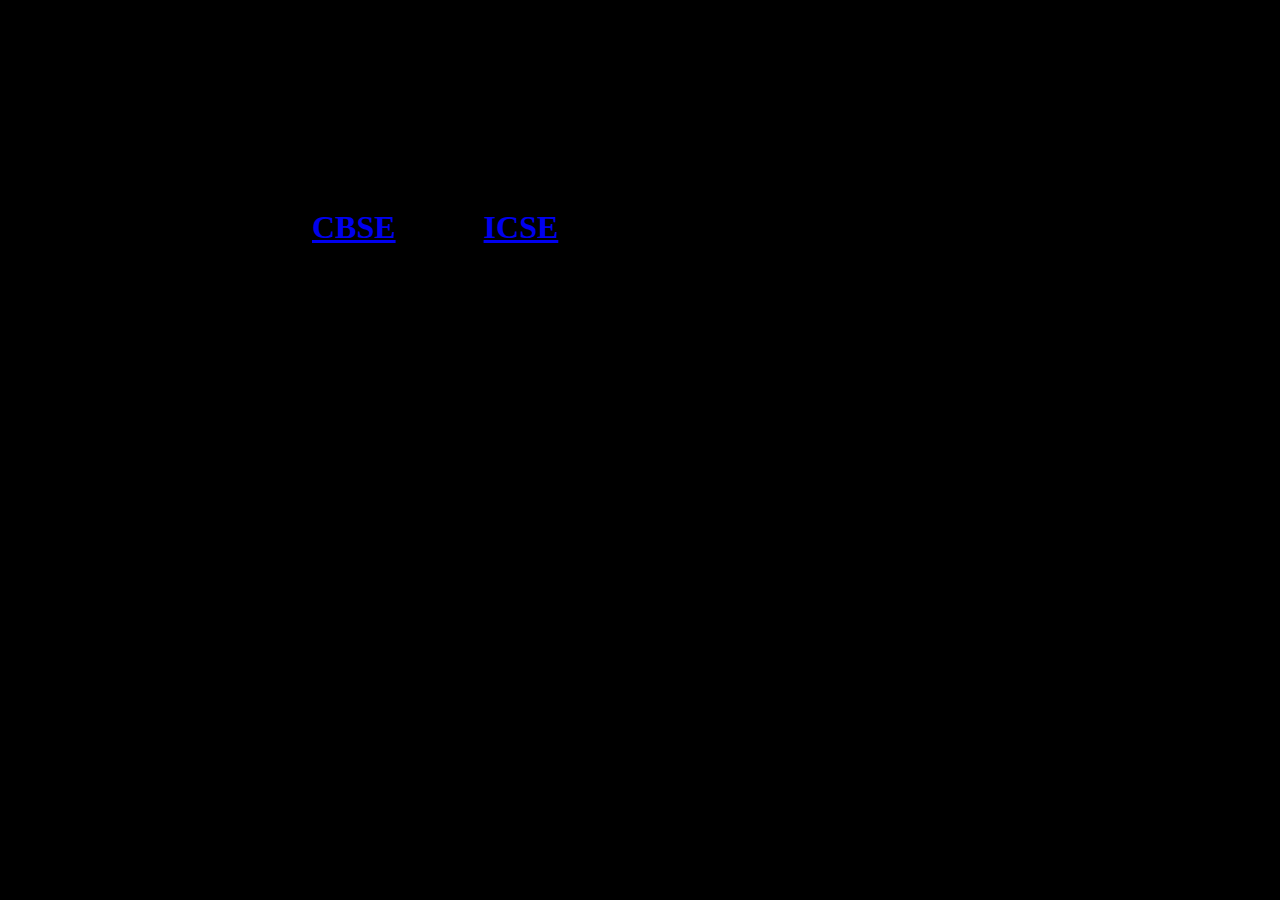
<file: 10_boards.html>
<!DOCTYPE html>
<html lang="en">
<head>
    <meta charset="UTF-8">
    <meta http-equiv="X-UA-Compatible" content="IE=edge">
    <meta name="viewport" content="width=device-width, initial-scale=1.0">
    <title>CHOOSE BOARDS</title>
    <link href="https://cdn.jsdelivr.net/npm/bootstrap@5.1.3/dist/css/bootstrap.min.css" rel="stylesheet" integrity="sha384-1BmE4kWBq78iYhFldvKuhfTAU6auU8tT94WrHftjDbrCEXSU1oBoqyl2QvZ6jIW3" crossorigin="anonymous">

</head>
<style>
    .bc{
    background-color : #000000;
}

</style>


<body class = "bc">

    <div class = "container">
        <div class = "jumbotron"><br><br><br><br><br><br><br><br><br><br>
            <centre>
                <p><h1>&nbsp;&nbsp;&nbsp;&nbsp;&nbsp;&nbsp;&nbsp;&nbsp;&nbsp;&nbsp&nbsp;&nbsp;&nbsp;&nbsp;&nbsp;&nbsp;&nbsp;&nbsp;&nbsp;&nbsp;&nbsp;&nbsp;&nbsp;&nbsp;&nbsp;&nbsp;&nbsp;&nbsp;&nbsp;&nbsp&nbsp;&nbsp;&nbsp;&nbsp;&nbsp;&nbsp;&nbsp;&nbsp<a class="und" href = "https://www.selfstudys.com/page/cbse-class-10th-study-materials">CBSE</a>&nbsp;&nbsp;&nbsp;&nbsp&nbsp;&nbsp&nbsp;&nbsp;&nbsp;&nbsp;&nbsp<a class="und" href = "https://www.selfstudys.com/page/icse-class-10-study-material">ICSE</a></h1></p>
            </centre>
            

        </div>
    </div>
    
    <script src="https://cdn.jsdelivr.net/npm/bootstrap@5.1.3/dist/js/bootstrap.bundle.min.js" integrity="sha384-ka7Sk0Gln4gmtz2MlQnikT1wXgYsOg+OMhuP+IlRH9sENBO0LRn5q+8nbTov4+1p" crossorigin="anonymous"></script>

</body>
</html>
</file>
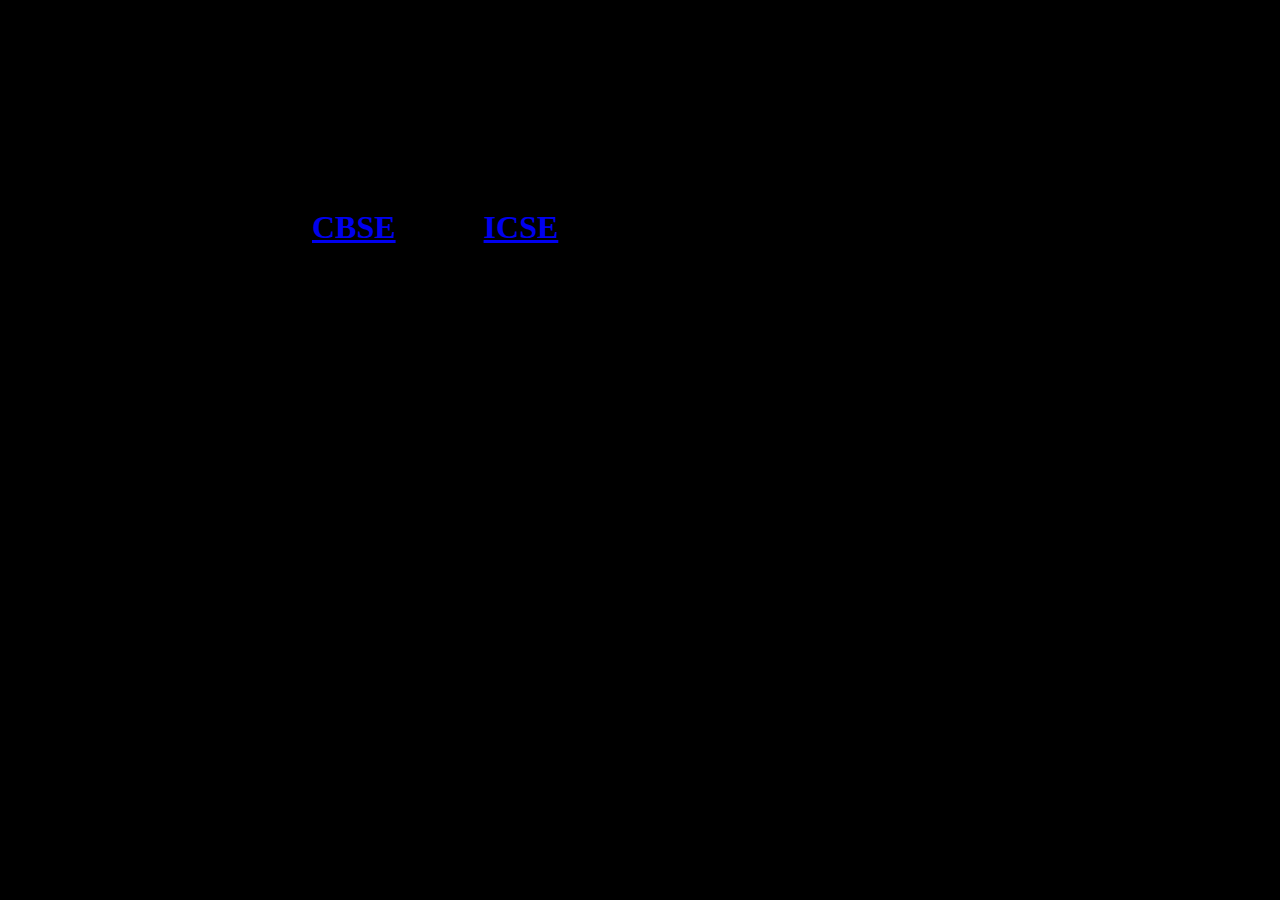
<file: 12_boards.html>
<!DOCTYPE html>
<html lang="en">
<head>
    <meta charset="UTF-8">
    <meta http-equiv="X-UA-Compatible" content="IE=edge">
    <meta name="viewport" content="width=device-width, initial-scale=1.0">
    <title>CHOOSE BOARDS</title>
    <link href="https://cdn.jsdelivr.net/npm/bootstrap@5.1.3/dist/css/bootstrap.min.css" rel="stylesheet" integrity="sha384-1BmE4kWBq78iYhFldvKuhfTAU6auU8tT94WrHftjDbrCEXSU1oBoqyl2QvZ6jIW3" crossorigin="anonymous">

</head>
<style>
    .bc{
    background-color : #000000;
}
</style>


<body class = "bc">

    <div class = "container">
        <div class = "jumbotron"><br><br><br><br><br><br><br><br><br><br>
            <centre>
                <p><h1>&nbsp;&nbsp;&nbsp;&nbsp;&nbsp;&nbsp;&nbsp;&nbsp;&nbsp;&nbsp&nbsp;&nbsp;&nbsp;&nbsp;&nbsp;&nbsp;&nbsp;&nbsp;&nbsp;&nbsp;&nbsp;&nbsp;&nbsp;&nbsp;&nbsp;&nbsp;&nbsp;&nbsp;&nbsp;&nbsp&nbsp;&nbsp;&nbsp;&nbsp;&nbsp;&nbsp;&nbsp;&nbsp<a href = "https://www.selfstudys.com/books/ncert-notes/english/class-12th">CBSE</a>&nbsp;&nbsp;&nbsp;&nbsp&nbsp;&nbsp&nbsp;&nbsp;&nbsp;&nbsp;&nbsp<a href = "https://www.selfstudys.com/page/isc-class-12-study-material">ICSE</a></h1></p>
            </centre>
            

        </div>
    </div>
    
    <script src="https://cdn.jsdelivr.net/npm/bootstrap@5.1.3/dist/js/bootstrap.bundle.min.js" integrity="sha384-ka7Sk0Gln4gmtz2MlQnikT1wXgYsOg+OMhuP+IlRH9sENBO0LRn5q+8nbTov4+1p" crossorigin="anonymous"></script>

    
</body>
</html>
</file>
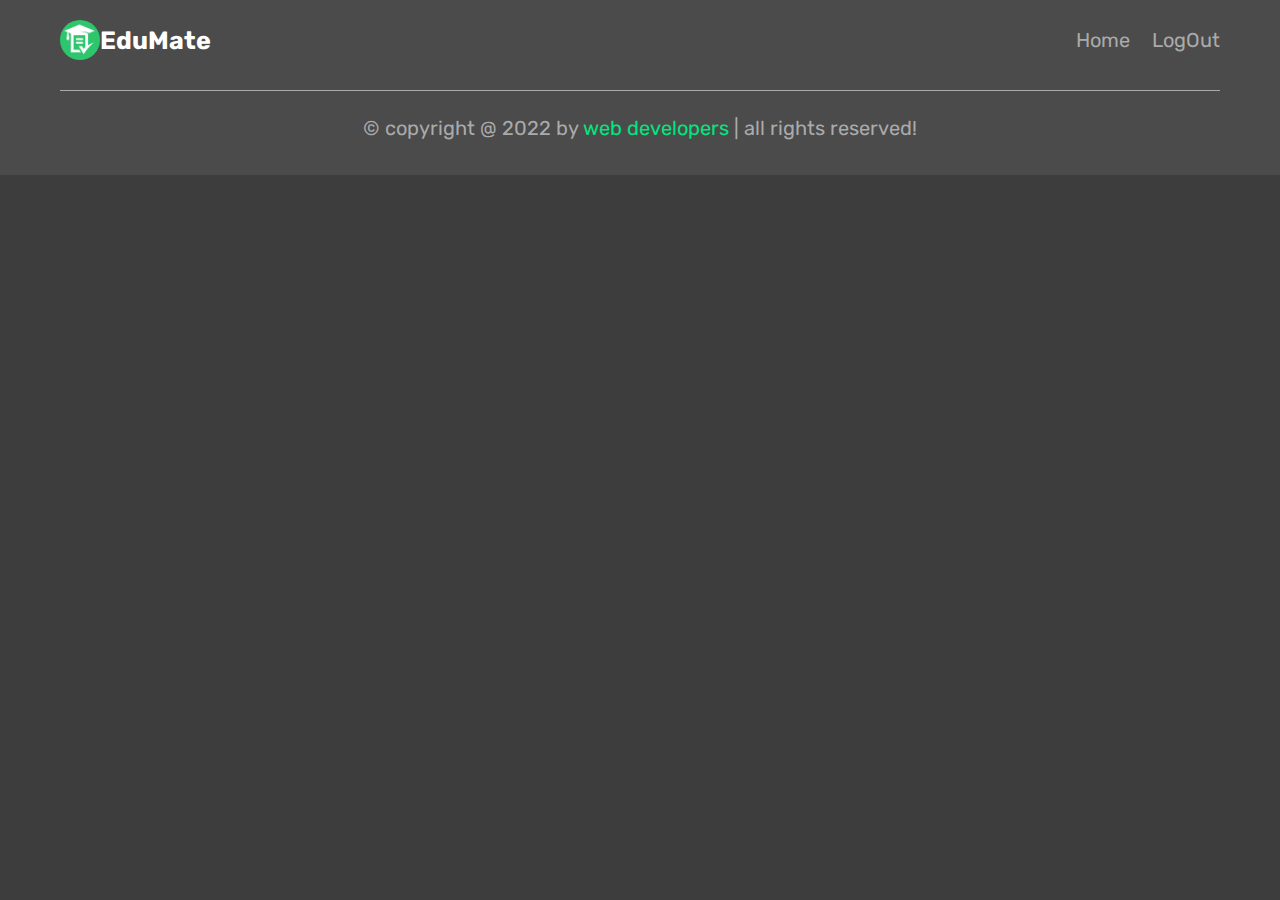
<file: admin.html>
<!DOCTYPE html>
<html lang="en">

<head>
   <meta charset="UTF-8">
   <meta http-equiv="X-UA-Compatible" content="IE=edge">
   <meta name="viewport" content="width=device-width, initial-scale=1.0">
   <title>Admin Section</title>

   <!-- swiper css link  -->
   <link rel="stylesheet" href="https://unpkg.com/swiper@8/swiper-bundle.min.css" />

   <!-- font awesome cdn link  -->
   <link rel="stylesheet" href="https://cdnjs.cloudflare.com/ajax/libs/font-awesome/6.1.1/css/all.min.css">

   <!-- custom css file link  -->
   <link rel="stylesheet" href="css/style.css">

</head>

<body>

   <!-- header section starts  -->

   <header class="header">

      <section class="flex">

         <a href="#home" class="logo"><img src="logocopy.png" height="40" width="40"><b class="edu"> EduMate</b></a>

         
         <nav class="navbar">
            <a href="index.html">Home</a>
            <a href="index.html">LogOut</a>
            
            
         </nav>

         <div id="menu-btn" class="fas fa-bars"></div>

      </section>

   </header>


   <footer class="footer">

    <section>

       <div class="share">
          <a href="#" class="fab fa-facebook-f"></a>
          <a href="#" class="fab fa-twitter"></a>
          <a href="#" class="fab fa-linkedin"></a>
          <a href="#" class="fab fa-instagram"></a>
          <a href="#" class="fab fa-youtube"></a>
       </div>

       <div class="credit">&copy; copyright @ 2022 by <span>web developers</span> | all rights reserved!</div>

    </section>

 </footer>
</file>
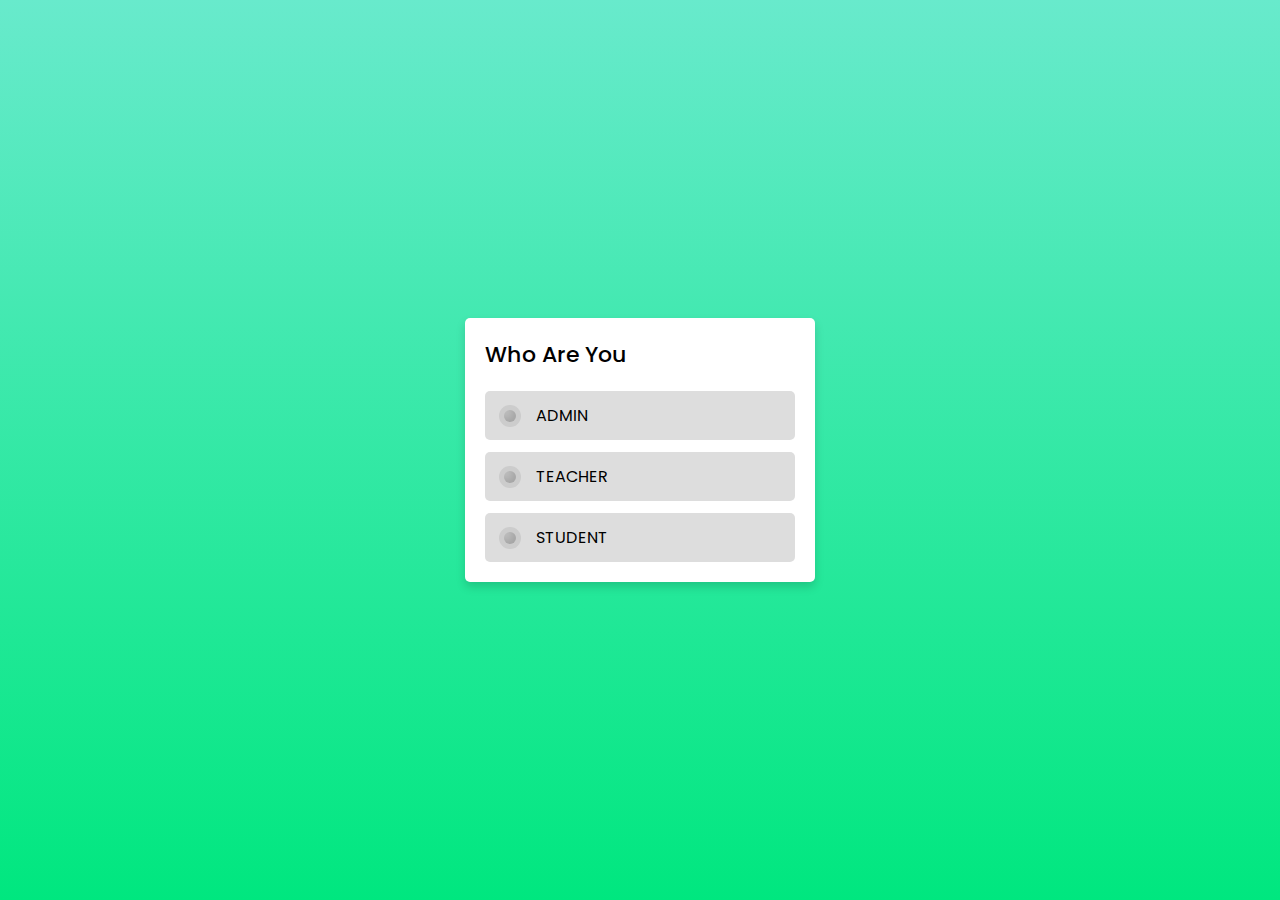
<file: createpopup.html>
<!DOCTYPE html>

<html lang="en" dir="ltr">

<head>
  <meta charset="UTF-8">

  <link rel="stylesheet" href="css/createaccpopup.css">
  <meta name="viewport" content="width=device-width, initial-scale=1.0">
</head>

<body>
  <div class="card">
    <div class="title">Who Are You</div>
    <div class="content">
      <input type="radio" name="rd" id="one">
      <input type="radio" name="rd" id="two">
      <input type="radio" name="rd" id="three">

      <label for="one" class="box first">
        <div class="plan">
          <span class="circle"></span>

          <a href="signupAdmin.html"><span class="yearly">ADMIN</span></a>
        </div>

      </label>
      <label for="two" class="box second">
        <div class="plan">
          <span class="circle"></span>

          <a href="signupTech.html"><span class="yearly">TEACHER</span></a>
        </div>

      </label>
      <label for="three" class="box third">
        <div class="plan">
          <span class="circle"></span>

          <a href="signupstude.html"><span class="yearly">STUDENT</span></a>
        </div>

      </label>
    </div>
  </div>
</body>

</html>
</file>
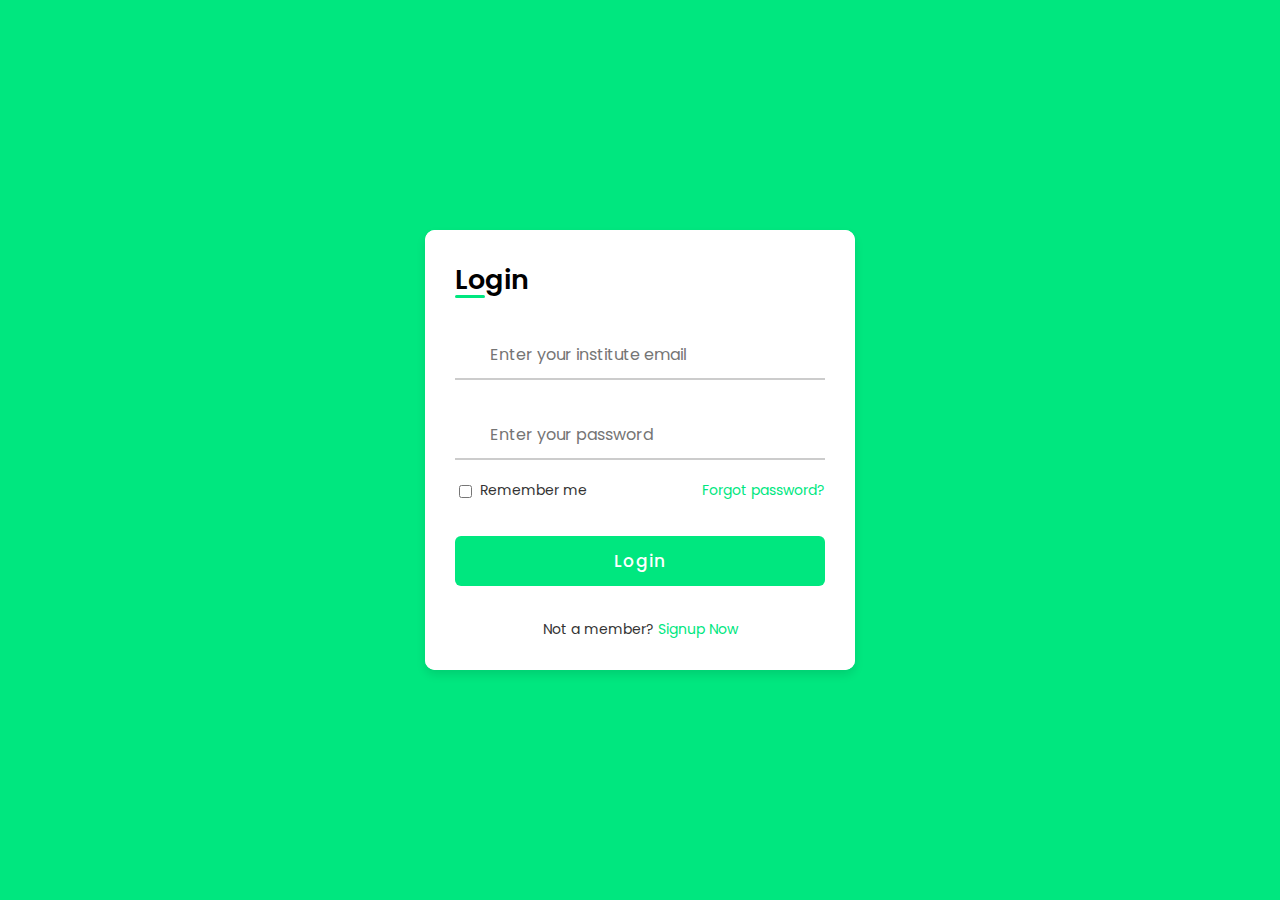
<file: login.html>
<!DOCTYPE html>
<html lang="en">

<head>
    <meta charset="UTF-8">
    <meta http-equiv="X-UA-Compatible" content="IE=edge">
    <meta name="viewport" content="width=device-width, initial-scale=1.0">

    <!-- -----------icon wala l------------ -->
    <link rel="stylesheet" href="https://unicons.iconscout.com/release/v4.0.0/css/line.css">


    <link rel="stylesheet" href="css/login.css">


</head>

<body>





    <div class="container">
        <div class="forms">
            <div class="form login">
                <span class="title">Login</span>

                <form action="#">
                    <div class="input-field">
                        <input type="text" placeholder="Enter your institute email" required>
                        <i class="uil uil-envelope icon"></i>
                    </div>
                    <div class="input-field">
                        <input type="password" class="password" placeholder="Enter your password" required>
                        <i class="uil uil-lock icon"></i>
                        <i class="uil uil-eye-slash showHidePw"></i>
                    </div>

                    <div class="checkbox-text">
                        <div class="checkbox-content">
                            <input type="checkbox" id="logCheck">
                            <label for="logCheck" class="text">Remember me</label>
                        </div>

                        <a href="#" class="text">Forgot password?</a>
                    </div>

                    <div class="input-field button">
                        <input type="button" value="Login">
                    </div>
                </form>

                <div class="login-signup">
                    <span class="text">Not a member?
                        <a href="createpopup.html" class="text signup-link">Signup Now</a>
                    </span>
                </div>
            </div>






            <!-- Registration wala Form -->
            <!-- <div class="form signup">
                <span class="title">Registration</span>

                <form action="#">
                    <div class="input-field">
                        <input type="text" placeholder="Enter your name" required>
                        <i class="uil uil-user"></i>
                    </div>
                    <div class="input-field">
                        <input type="text" placeholder="Enter your institute email" required>
                        <i class="uil uil-envelope icon"></i>
                    </div>
                    <div class="input-field">
                        <input type="password" class="password" placeholder="Create a password" required>
                        <i class="uil uil-lock icon"></i>
                    </div>
                    <div class="input-field">
                        <input type="password" class="password" placeholder="Confirm a password" required>
                        <i class="uil uil-lock icon"></i>
                        <i class="uil uil-eye-slash showHidePw"></i>
                    </div>

                    <div class="checkbox-text">
                        <div class="checkbox-content">
                            <input type="checkbox" id="termCon">
                            <label for="termCon" class="text">I accepted all terms and conditions</label>
                        </div>
                    </div>

                    <div class="input-field button">
                        <input type="button" value="Signup">
                    </div>
                </form>

                <div class="login-signup">
                    <span class="text">Already a member?
                        <a href="#" class="text login-link">Login Now</a>
                    </span>
                </div>
            </div> -->



        </div>
    </div>







    <script src="js/login.js"></script>
</body>

</html>
</file>
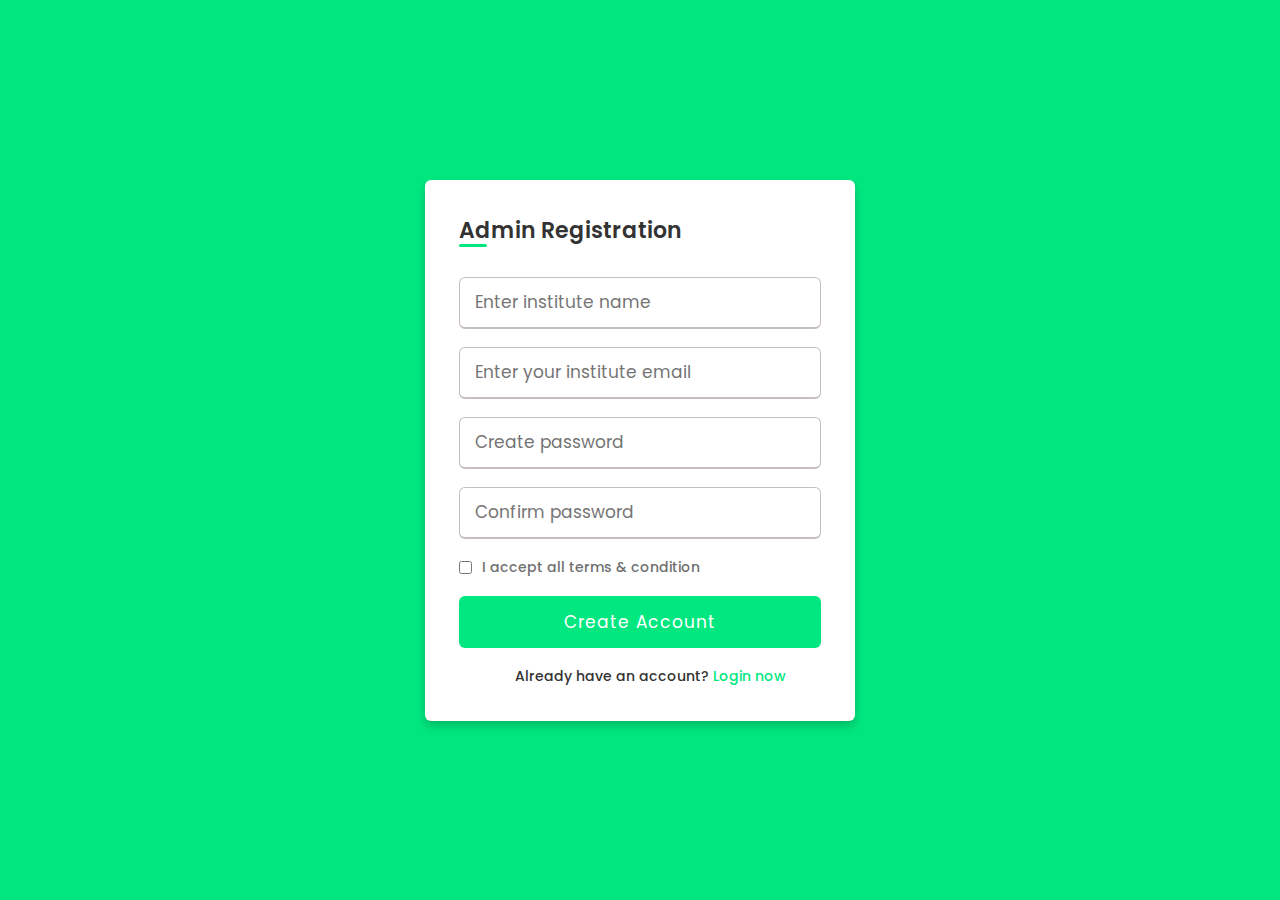
<file: signupAdmin.html>
<!DOCTYPE html>
<html lang="en" dir="ltr">

<head>
  <meta charset="UTF-8">
  <meta name="viewport" content="width=device-width, initial-scale=1.0">

  <link rel="stylesheet" href="https://unicons.iconscout.com/release/v4.0.0/css/line.css">

  <link rel="stylesheet" href="css/login1.css">

</head>

<body>
  <div class="wrapper">
    <h2>Admin Registration</h2>
    <form action="#">
      <div class="input-box">
        <input type="text" placeholder="Enter institute name" required>

      </div>
      <div class="input-box input-field">
        <input type="text" placeholder="Enter your institute email" required>

      </div>
      <div class="input-box">
        <input type="password" placeholder="Create password" required>

      </div>
      <div class="input-box">
        <input type="password" placeholder="Confirm password" required>

      </div>
      <div class="policy">
        <input type="checkbox">
        <h3>I accept all terms & condition</h3>
      </div>
      <div class="input-box button">
        <input type="Submit" value="Create Account">
      </div>
      <div class="text">
        <h3>Already have an account? <a href="login.html">Login now</a></h3>
      </div>
    </form>
  </div>
</body>

</html>
</file>
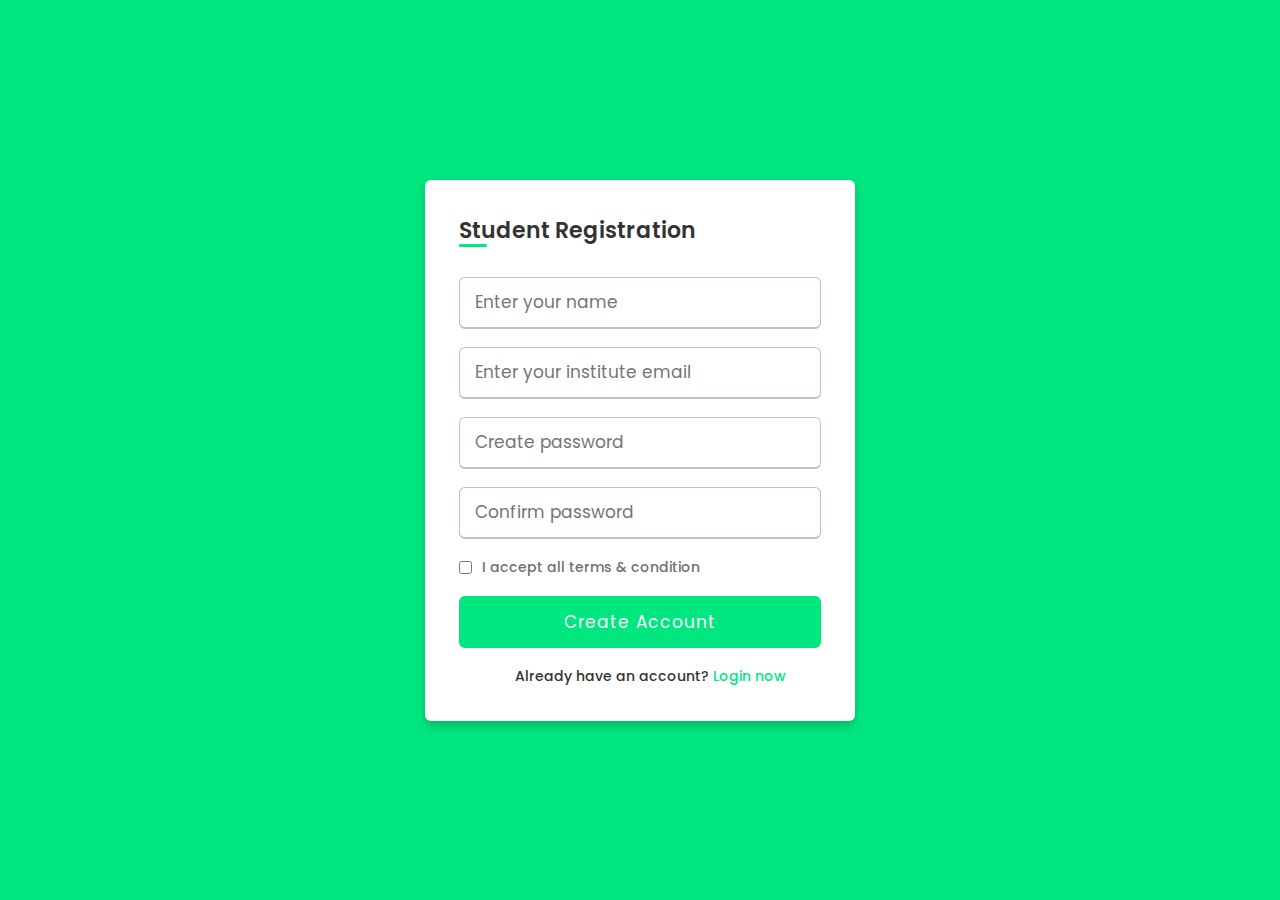
<file: signupstude.html>
<!DOCTYPE html>
<html lang="en" dir="ltr">

<head>
  <meta charset="UTF-8">
  <meta name="viewport" content="width=device-width, initial-scale=1.0">

  <link rel="stylesheet" href="https://unicons.iconscout.com/release/v4.0.0/css/line.css">

  <link rel="stylesheet" href="css/login1.css">

</head>

<body>
  <div class="wrapper">
    <h2>Student Registration</h2>
    <form action="#">
      <div class="input-box">
        <input type="text" placeholder="Enter your name" required>

      </div>
      <div class="input-box input-field">
        <input type="text" placeholder="Enter your institute email" required>

      </div>
      <div class="input-box">
        <input type="password" placeholder="Create password" required>

      </div>
      <div class="input-box">
        <input type="password" placeholder="Confirm password" required>

      </div>
      <div class="policy">
        <input type="checkbox">
        <h3>I accept all terms & condition</h3>
      </div>
      <div class="input-box button">
        <input type="Submit" value="Create Account">
      </div>
      <div class="text">
        <h3>Already have an account? <a href="login.html">Login now</a></h3>
      </div>
    </form>
  </div>
</body>

</html>
</file>
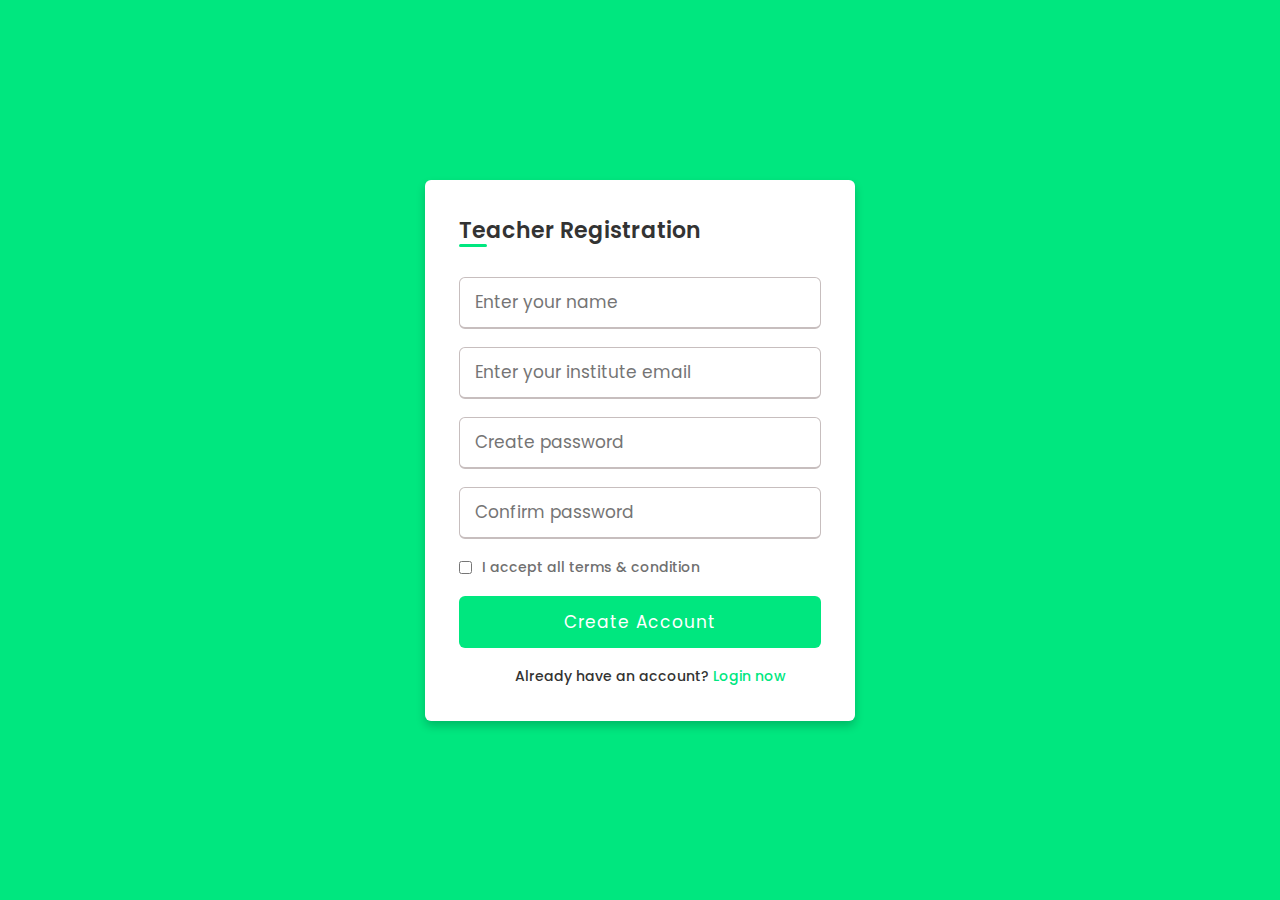
<file: signupTech.html>
<!DOCTYPE html>
<html lang="en" dir="ltr">

<head>
  <meta charset="UTF-8">
  <meta name="viewport" content="width=device-width, initial-scale=1.0">

  <link rel="stylesheet" href="https://unicons.iconscout.com/release/v4.0.0/css/line.css">

  <link rel="stylesheet" href="css/login1.css">

</head>

<body>
  <div class="wrapper">
    <h2>Teacher Registration</h2>
    <form action="#">
      <div class="input-box">
        <input type="text" placeholder="Enter your name" required>

      </div>
      <div class="input-box input-field">
        <input type="text" placeholder="Enter your institute email" required>

      </div>
      <div class="input-box">
        <input type="password" placeholder="Create password" required>

      </div>
      <div class="input-box">
        <input type="password" placeholder="Confirm password" required>

      </div>
      <div class="policy">
        <input type="checkbox">
        <h3>I accept all terms & condition</h3>
      </div>
      <div class="input-box button">
        <input type="Submit" value="Create Account">
      </div>
      <div class="text">
        <h3>Already have an account? <a href="login.html">Login now</a></h3>
      </div>
    </form>
  </div>
</body>

</html>
</file>
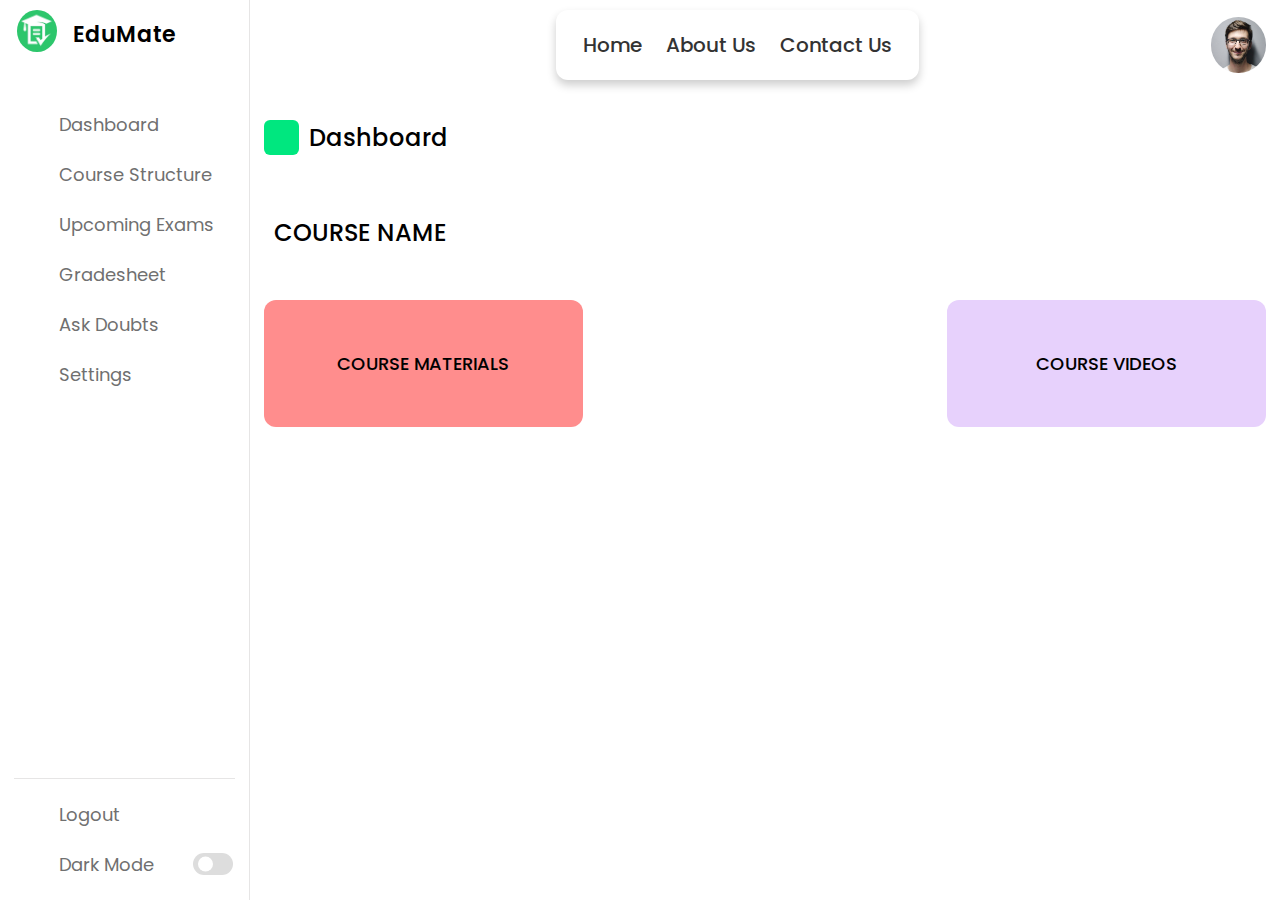
<file: student.html>
<!DOCTYPE html>

<html lang="en">

<head>
    <meta charset="UTF-8">
    <meta http-equiv="X-UA-Compatible" content="IE=edge">
    <meta name="viewport" content="width=device-width, initial-scale=1.0">

    <!----======== CSS ======== -->
    <link rel="stylesheet" href="css/student.css">

    <!----===== Iconscout CSS ===== -->
    <link rel="stylesheet" href="https://unicons.iconscout.com/release/v4.0.0/css/line.css">

    <title>Student Dashboard Panel</title>
</head>

<body>
    <nav>
        <div class="logo-name">
            <div class="logo-image">
                <a href="index.html"><img src="logocopy.png"></a>
            </div>

            <span class="logo_name">EduMate</span>
        </div>





        <div class="menu-items">
            <ul class="nav-links">
                <li><a href="#">
                        <i class="uil uil-estate"></i>
                        <span class="link-name">Dashboard</span>
                    </a></li>

                <li><a href="#">
                        <i class="uil uil-folder"></i>
                        <span class="link-name">Course Structure</span>
                    </a></li>

                <li><a href="#">
                        <i class="uil uil-edit-alt"></i>
                        <span class="link-name">Upcoming Exams</span>
                    </a></li>
                <li><a href="#">
                        <i class="uil uil-chart"></i>
                        <span class="link-name">Gradesheet</span>
                    </a></li>    
                <li><a href="#">
                        <i class="uil uil-question"></i>
                        <span class="link-name">Ask Doubts</span>
                    </a></li>
                <li><a href="#">
                        <i class="uil uil-setting"></i>
                        <span class="link-name">Settings</span>
                    </a></li>
                
            </ul>

            <ul class="logout-mode">
                <li><a href="index.html">
                        <i class="uil uil-signout"></i>
                        <span class="link-name">Logout</span>
                    </a></li>

                <li class="mode">
                    <a href="#">
                        <i class="uil uil-moon"></i>
                        <span class="link-name">Dark Mode</span>
                    </a>

                    <div class="mode-toggle">
                        <span class="switch"></span>
                    </div>
                </li>
            </ul>
        </div>
    </nav>

    <section class="dashboard">
        <div class="top">
            <i class="uil uil-bars sidebar-toggle"></i>


            <ul class="nav-linkss">
                <li><a href="index.html">Home</a></li>
                
                <li class="forward"><a href="#">About Us</a></li>
                <li class="forward"><a href="#">Contact Us</a></li>
            </ul>

            <img src="profile.jpg" onclick="settingsMenuuToggle()">

            <!-- <h2 class="hu">Admin</h2> -->
            <div class="settings-menuu">
                <div class="settings-menuu-inner">
                    <div class="user-profile">
                        <!-- <img src="images/dp3.jpg"> -->
                        <div>
                            <span>User Student</span>
                            <!-- <p class="text-bold">Akriti Accepted your friend request</p> -->
                            <!-- <small class="text-muted">2 MINUTES AGO</small> -->
                        </div>
                    </div>
                </div>

            </div>





        </div>

        <div class="dash-content">
            <div class="overview">
                <div class="title">
                    <i class="uil uil-tachometer-fast-alt"></i>
                    <span class="text">Dashboard</span>
                </div>
                <div class="title">
                    <span class="text">COURSE NAME</span>
                </div>

                <div class="boxes">
                    <div class="box box2">
                        <span class="text">COURSE MATERIALS</span>
                    </div>
                    <div class="box box3">
                        <span class="text">COURSE VIDEOS</span>
                    </div>

                   
                </div>
            </div>
        </div>
    </section>

    <script src="js/student.js"></script>
</body>

</html>
</file>
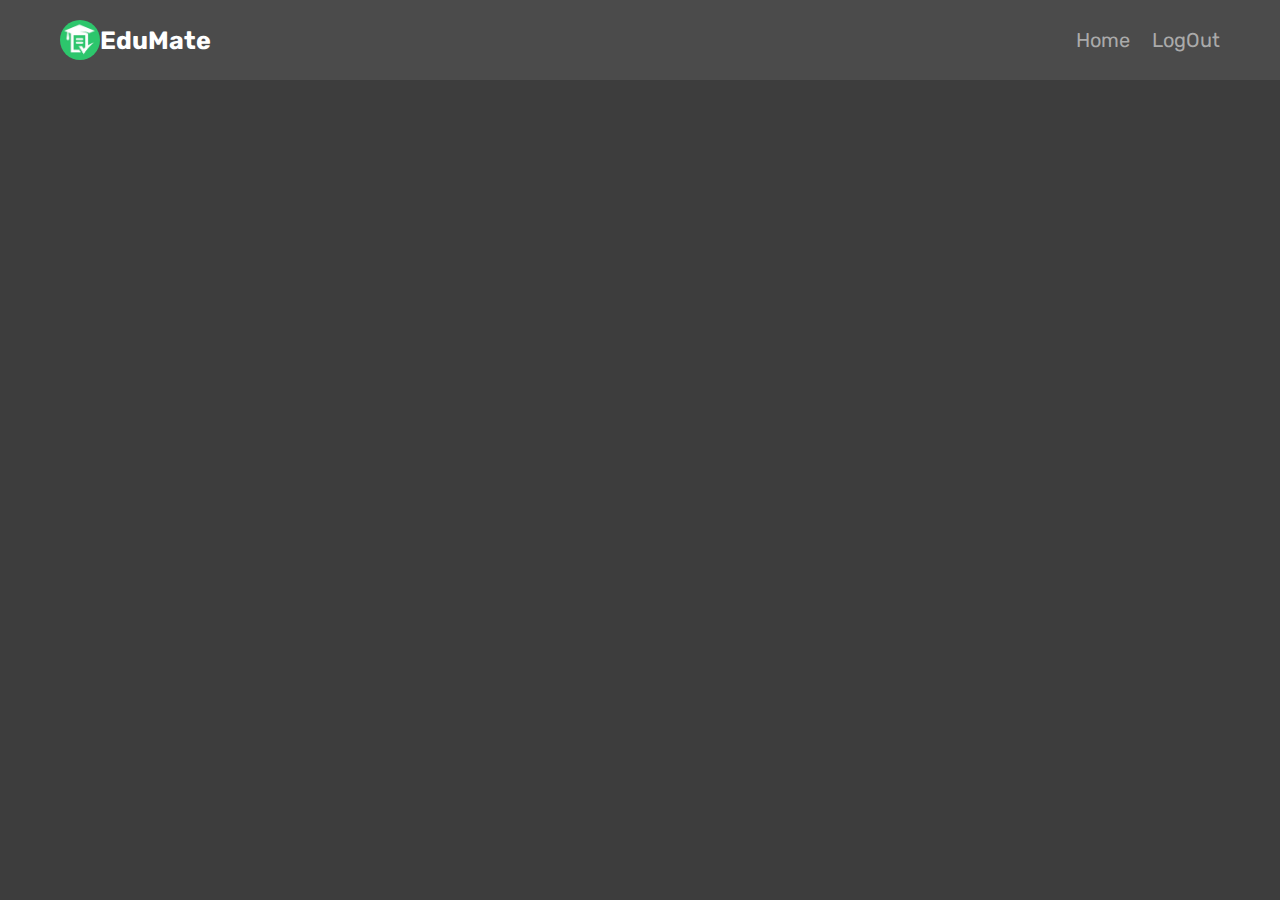
<file: students.html>
<!DOCTYPE html>
<html lang="en">

<head>
   <meta charset="UTF-8">
   <meta http-equiv="X-UA-Compatible" content="IE=edge">
   <meta name="viewport" content="width=device-width, initial-scale=1.0">
   <title>Admin Section</title>

   <!-- swiper css link  -->
   <link rel="stylesheet" href="https://unpkg.com/swiper@8/swiper-bundle.min.css" />

   <!-- font awesome cdn link  -->
   <link rel="stylesheet" href="https://cdnjs.cloudflare.com/ajax/libs/font-awesome/6.1.1/css/all.min.css">

   <!-- custom css file link  -->
   <link rel="stylesheet" href="css/style.css">

</head>

<body>

   <!-- header section starts  -->

   <header class="header">

      <section class="flex">

         <a href="#home" class="logo"><img src="logocopy.png" height="40" width="40"><b class="edu"> EduMate</b></a>

         
         <nav class="navbar">
            <a href="index.html">Home</a>
            <a href="index.html">LogOut</a>
            
            
         </nav>

         <div id="menu-btn" class="fas fa-bars"></div>

      </section>

   </header>
</file>
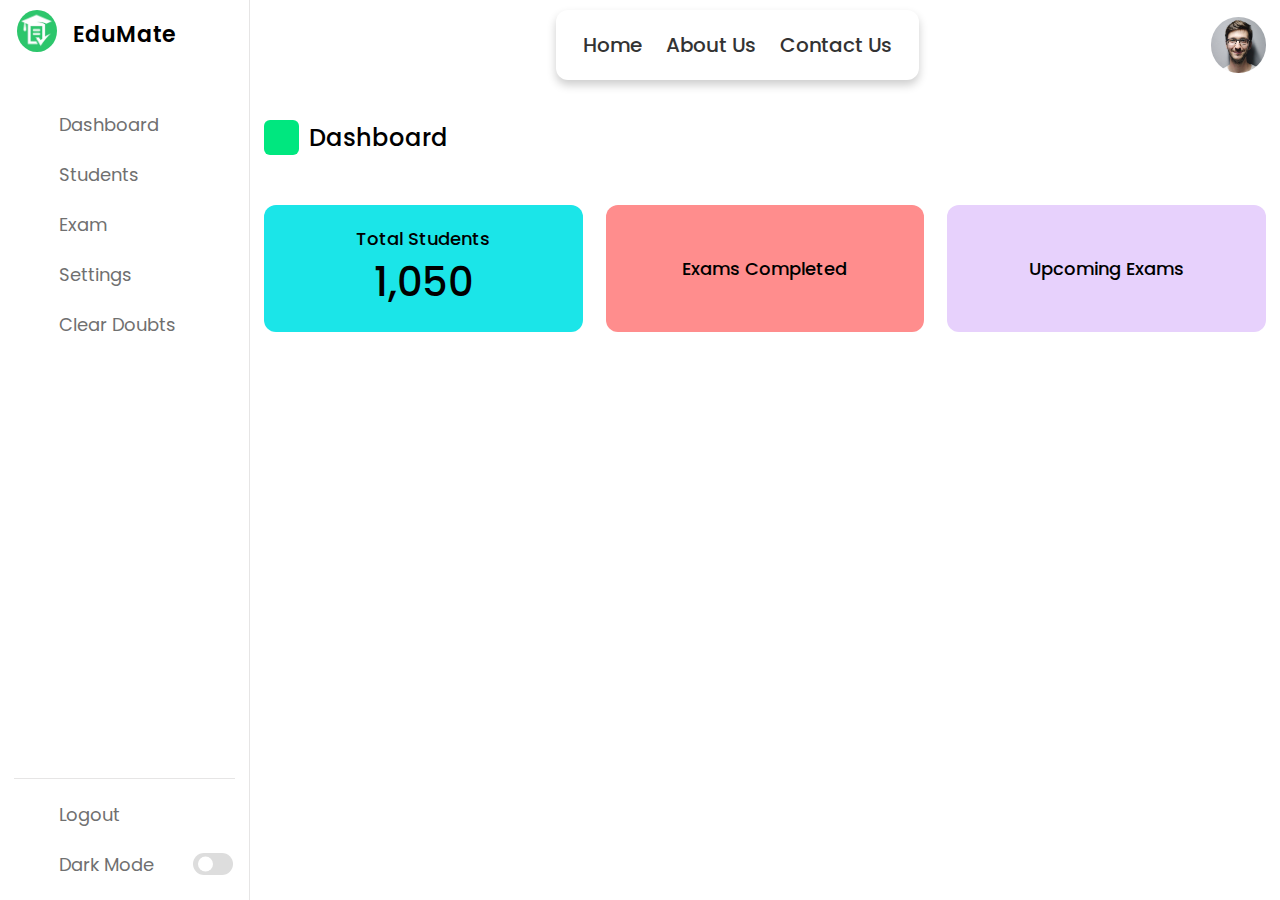
<file: teacher.html>
<!DOCTYPE html>

<html lang="en">

<head>
    <meta charset="UTF-8">
    <meta http-equiv="X-UA-Compatible" content="IE=edge">
    <meta name="viewport" content="width=device-width, initial-scale=1.0">

    <!----======== CSS ======== -->
    <link rel="stylesheet" href="css/teacher.css">

    <!----===== Iconscout CSS ===== -->
    <link rel="stylesheet" href="https://unicons.iconscout.com/release/v4.0.0/css/line.css">

    <title>Teacher Dashboard Panel</title>
</head>

<body>
    <nav>
        <div class="logo-name">
            <div class="logo-image">
                <a href="index.html"><img src="logocopy.png"></a>
            </div>

            <span class="logo_name">EduMate</span>
        </div>





        <div class="menu-items">
            <ul class="nav-links">
                <li><a href="#">
                        <i class="uil uil-estate"></i>
                        <span class="link-name">Dashboard</span>
                    </a></li>

                <li><a href="#">
                        <i class="uil uil-user"></i>
                        <span class="link-name">Students</span>
                    </a></li>

                <li><a href="#">
                        <i class="uil uil-edit-alt"></i>
                        <span class="link-name">Exam</span>
                    </a></li>
                <li><a href="#">
                        <i class="uil uil-setting"></i>
                        <span class="link-name">Settings</span>
                    </a></li>
                <li><a href="#">
                        <i class="uil uil-question"></i>
                        <span class="link-name">Clear Doubts</span>
                    </a></li>
            </ul>

            <ul class="logout-mode">
                <li><a href="index.html">
                        <i class="uil uil-signout"></i>
                        <span class="link-name">Logout</span>
                    </a></li>

                <li class="mode">
                    <a href="#">
                        <i class="uil uil-moon"></i>
                        <span class="link-name">Dark Mode</span>
                    </a>

                    <div class="mode-toggle">
                        <span class="switch"></span>
                    </div>
                </li>
            </ul>
        </div>
    </nav>

    <section class="dashboard">
        <div class="top">
            <i class="uil uil-bars sidebar-toggle"></i>

            <!-- <div class="search-box">
                <i class="uil uil-search"></i>
                <input type="text" placeholder="Search here...">
            </div> -->

            <ul class="nav-linkss">
                <li><a href="index.html">Home</a></li>
                <!-- <li class="center"><a href="#">Admin</a></li> -->
                <!-- <li class="upward"><a href="login.html">Teachers</a></li> -->
                <!-- <li class="forward"><a href="login.html">Students</a></li> -->
                <li class="forward"><a href="#">About Us</a></li>
                <li class="forward"><a href="#">Contact Us</a></li>
            </ul>

            <img src="profile.jpg" onclick="settingsMenuuToggle()">

            <!-- <h2 class="hu">Admin</h2> -->
            <div class="settings-menuu">
                <div class="settings-menuu-inner">
                    <div class="user-profile">
                        <!-- <img src="images/dp3.jpg"> -->
                        <div>
                            <span>User Teacher</span>
                            <!-- <p class="text-bold">Akriti Accepted your friend request</p> -->
                            <!-- <small class="text-muted">2 MINUTES AGO</small> -->
                        </div>
                    </div>
                </div>

            </div>





        </div>

        <div class="dash-content">
            <div class="overview">
                <div class="title">
                    <i class="uil uil-tachometer-fast-alt"></i>
                    <span class="text">Dashboard</span>
                </div>

                <div class="boxes">
                    <div class="box box1">
                        <span class="text">Total Students</span>
                        <span class="number">1,050</span>
                    </div>
                    <div class="box box2">
                        <span class="text">Exams Completed</span>
                        <!-- <span class="number">40</span> -->
                    </div>
                    <div class="box box3">
                        <span class="text">Upcoming Exams</span>
                        <!-- <span class="number">20</span> -->
                    </div>

                    <!-- <div class="box box4">
                        <span class="text">Exam</span>
                    </div> -->
                </div>
            </div>
        </div>
    </section>

    <script src="js/teacher.js"></script>
</body>

</html>
</file>
<file: css/style.css>
@import url('https://fonts.googleapis.com/css2?family=Rubik:wght@300;400;500;600&display=swap');

:root {
   --green: #00E77F;
   --white: #fff;
   --light-white: #aaa;
   --black: #3d3d3d;
   --light-bg: #4b4b4b;
}

* {
   font-family: 'Rubik', sans-serif;
   margin: 0;
   padding: 0;
   box-sizing: border-box;
   outline: none;
   border: none;
   text-decoration: none;
   transition: .2s linear;
   /* text-transform: capitalize; */
}

*::selection {
   background-color: var(--white);
   color: var(--black);
}

html {
   font-size: 62.5%;
   overflow-x: hidden;
   scroll-behavior: smooth;
   scroll-padding-top: 8rem;
}

::-webkit-scrollbar {
   height: .5rem;
   width: 1rem;
}

::-webkit-scrollbar-track {
   background-color: transparent;
}

::-webkit-scrollbar-thumb {
   background-color: var(--green);
   border-radius: 5rem;
}

body {
   background-color: var(--black);
}

section {
   max-width: 1200px;
   margin: 0 auto;
   padding: 2rem;
}

.btn {
   display: inline-block;
   margin-top: 1rem;
   border-radius: 5rem;
   background-color: var(--light-bg);
   cursor: pointer;
   color: var(--white);
   font-size: 1.8rem;
   padding: 1rem 3rem;
}

.btn:hover {
   background-color: var(--white);
   color: var(--black);
}

.heading {
   margin-bottom: 2.5rem;
   text-align: center;
   font-size: 4rem;
   color: var(--white);
   text-transform: uppercase;
}

.heading span {
   color: var(--green);
   text-transform: uppercase;
}

.header {
   position: fixed;
   top: 0;
   left: 0;
   right: 0;
   z-index: 1000;
   background-color: var(--light-bg);
}

.header .flex {
   position: relative;
   display: flex;
   align-items: center;
   justify-content: space-between;
}

.header .flex .logo {
   font-size: 2.5rem;
   color: var(--white);
   display: flex;
   align-items: center;
}

.logo img {
   border-radius: 50%;
}

.header .flex .navbar a {
   margin-left: 2rem;
   color: var(--light-white);
   font-size: 2rem;
}

.header .flex .navbar a:hover {
   color: var(--green);
}

.search-bar {
   width: 30%;
   display: flex;
   align-items: center;
   background: rgba(255, 255, 255, 0.2);
   border-radius: 60px;

}

.search-bar input {
   background: transparent;
   flex: 1;
   border: 0;
   outline: none;
   padding: 10px 10px;
   font-size: 20px;
   color: #00E77F;
}

::placeholder {
   color: white;
}

.search-bar button img {
   width: 25px;
}

.search-bar button {
   border: 0;
   border-radius: 50%;
   width: 60px;
   height: 60px;
   background: #00E77F;
   cursor: pointer;
}

#menu-btn {
   cursor: pointer;
   color: var(--white);
   font-size: 2.5rem;
   display: none;
}

.home {
   margin-top: 6rem;
}

.home .row {
   display: flex;
   align-items: center;
   flex-wrap: wrap-reverse;
   gap: 1.5rem;
}

.home .row .content {
   flex: 1 1 40rem;
   text-align: center;
}

.home .row .image {
   flex: 1 1 40rem;
}

.home .row .image img {
   width: 100%;
}

.home .row .content h3 {
   margin-bottom: 1rem;
   font-size: 10rem;
   color: var(--white);
   line-height: 1;
}

.home .row .content h3 span {
   color: var(--green);
}

.count .box-container {
   display: grid;
   grid-template-columns: repeat(auto-fit, minmax(27rem, 1fr));
   gap: 1.5rem;
   align-items: flex-start;
}

.count .box-container .box {
   background-color: var(--light-bg);
   border-radius: .5rem;
   padding: 2rem;
   display: flex;
   align-items: center;
   justify-content: center;
   gap: 2.5rem;
}

.count .box-container .box i {
   font-size: 5rem;
   color: var(--green);
}

.count .box-container .box .content h3 {
   font-size: 2rem;
   color: var(--white);
   margin-bottom: .5rem;
}

.count .box-container .box .content p {
   font-size: 1.6rem;
   color: var(--light-white);
}

.about .row {
   display: flex;
   align-items: center;
   gap: 1.5rem;
   flex-wrap: wrap;
}

.about .row .image {
   flex: 1 1 40rem;
}

.about .row .image img {
   width: 100%;
}

.about .row .content {
   text-align: center;
   flex: 1 1 40rem;
}

.about .row .content h3 {
   font-size: 3rem;
   color: var(--white);
}

.about .row .content p {
   padding: 1rem 0;
   line-height: 2;
   font-size: 1.6rem;
   color: var(--light-white);
}

.courses .slide {
   background-color: var(--light-bg);
   border-radius: .5rem;
   text-align: center;
   padding: 2rem;
   margin-bottom: 4rem;
   user-select: none;
}

.courses .slide img {
   height: 25rem;
   width: 100%;
}

.courses .slide h3 {
   margin: 1.5rem 0;
   font-size: 2rem;
   color: var(--white);
}

.courses .slide p {
   line-height: 2;
   font-size: 1.6rem;
   color: var(--light-white);
}

.swiper-pagination-bullet {
   background-color: var(--white);
}

.swiper-pagination-bullet-active {
   background-color: var(--green);
}

.teachers .slide {
   position: relative;
   overflow: hidden;
   margin-bottom: 4rem;
   user-select: none;
}

.teachers .slide img {
   height: 55rem;
   width: 100%;
   object-fit: cover;
   border-radius: .5rem;
}

.teachers .slide h3 {
   margin-top: 1.5rem;
   font-size: 2rem;
   text-align: center;
   color: var(--white);
}

.teachers .slide .share {
   position: absolute;
   top: 1rem;
   left: -10rem;
}

.teachers .slide:hover .share {
   left: 2rem;
}

.teachers .slide .share a {
   display: block;
   margin-top: 1rem;
   height: 4.5rem;
   width: 4.5rem;
   line-height: 4.5rem;
   border-radius: .5rem;
   background-color: var(--white);
   color: var(--black);
   text-align: center;
   font-size: 2rem;
}

.teachers .slide .share a:hover {
   background-color: var(--green);
   color: var(--white);
}

.reviews-slider .slide {
   border-radius: .5rem;
   background-color: var(--light-bg);
   padding: 2rem;
   margin-bottom: 4rem;
   user-select: none;
}

.reviews-slider .slide p {
   line-height: 2;
   font-size: 1.6rem;
   color: var(--light-white);
}

.reviews-slider .slide .user {
   display: flex;
   align-items: center;
   gap: 1.5rem;
   margin-top: 1.5rem;
}

.reviews-slider .slide .user img {
   height: 7rem;
   width: 7rem;
   border-radius: 50%;
   object-fit: cover;
}

.reviews-slider .slide .user h3 {
   font-size: 2rem;
   color: var(--white);
   margin-bottom: .7rem;
}

.reviews-slider .slide .user .stars i {
   font-size: 1.5rem;
   color: var(--green);
}

.contact .row {
   display: flex;
   align-items: center;
   flex-wrap: wrap;
   gap: 1.5rem;
}

.contact .row .image {
   flex: 1 1 40rem;
}

.contact .row .image img {
   width: 100%;
}

.contact .row form {
   flex: 1 1 40rem;
}

.contact .row form .box {
   width: 100%;
   margin-top: 1rem;
   margin-bottom: 2rem;
   border-radius: .5rem;
   background-color: var(--light-bg);
   font-size: 1.8rem;
   color: var(--white);
   padding: 1.4rem;
   text-transform: none;
}

.contact .row form span {
   font-size: 1.6rem;
   color: var(--light-white);
}

.contact .row form .radio {
   margin-top: 2rem;
   margin-bottom: 1rem;
}

.contact .row form .radio label {
   font-size: 1.6rem;
   color: var(--light-white);
   margin-left: .5rem;
   cursor: pointer;
}

.contact .row form .radio #female {
   margin-left: 2rem;
}

.contact .row form .radio input {
   appearance: none;
   height: 2rem;
   width: 2rem;
   background-color: var(--light-white);
   cursor: pointer;
}

.contact .row form .radio input:checked {
   background-color: var(--green);
   border-radius: 5rem;
}

.contact .row form .radio #male:checked~label[for="male"] {
   color: var(--green);
}

.contact .row form .radio #female:checked~label[for="female"] {
   color: var(--green);
}

.footer {
   background-color: var(--light-bg);
   text-align: center;
   /* padding-bottom: 7rem; */
}

.footer .share a {
   margin: 0 .3rem;
   height: 4.5rem;
   width: 4.5rem;
   line-height: 4.5rem;
   border-radius: 50%;
   font-size: 2rem;
   color: var(--white);
   background-color: var(--black);
   ;
}

.footer .share a:hover {
   background-color: var(--green);
}

.footer .credit {
   margin-top: 2.5rem;
   padding: 1.5rem;
   padding-top: 2.5rem;
   border-top: .1rem solid var(--light-white);
   font-size: 2rem;
   color: var(--light-white);
}

.footer .credit span {
   color: var(--green);
}
















/* media queries  */

@media (max-width:991px) {

   html {
      font-size: 55%;
   }

   .home .row .content h3 {
      font-size: 8rem;
   }

}

@media (max-width:768px) {

   #menu-btn {
      display: inline-block;
   }

   #menu-btn.fa-times {
      transform: rotate(180deg);
   }

   .header .flex .navbar {
      position: absolute;
      top: 99%;
      left: 0;
      right: 0;
      border-top: .1rem solid var(--light-white);
      border-bottom: .1rem solid var(--light-white);
      background-color: var(--light-bg);
      clip-path: polygon(0 0, 100% 0, 100% 0, 0 0);
   }

   .header .flex .navbar.active {
      clip-path: polygon(0 0, 100% 0, 100% 100%, 0 100%);
   }

   .header .flex .navbar a {
      display: block;
      margin: 2rem;
   }

   .home .row .content h3 {
      font-size: 6rem;
   }

}

@media (max-width:450px) {

   html {
      font-size: 50%;
   }

   .home .row .content h3 {
      font-size: 5rem;
   }

   .heading {
      font-size: 3rem;
   }

}
</file>
<file: css/createaccpopup.css>
@import url('https://fonts.googleapis.com/css2?family=Poppins:wght@200;300;400;500;600;700&display=swap');
*{
  margin: 0;
  padding: 0;
  box-sizing: border-box;
  font-family: 'Poppins',sans-serif;

   text-decoration: none;
  color: black;
}
body{
  display: flex;
  height: 100vh;
  justify-content: center;
  align-items: center;
  background: linear-gradient(to bottom, #68Eacc 0%, #00E77F 100%);
 
}
::selection{
  background: #d5bbf7;
}
.card{
  max-width: 350px;
  width: 100%;
  margin: 170px auto;
  background: #fff;
  border-radius: 5px;
  padding: 20px;
  box-shadow: 0 5px 10px rgba(0, 0, 0, 0.15);
}
.card .title{
  font-size: 22px;
  font-weight: 500;
}
.card .content{
  margin-top: 20px;
}
.card  label.box{
  background: #ddd;
  margin-top: 12px;
  padding: 10px 12px;
  display: flex;
  border-radius: 5px;
  border: 2px solid transparent;
  cursor: pointer;
  transition: all 0.25s ease;
}
#one:checked ~ label.first,
#two:checked ~ label.second,
#three:checked ~ label.third{
  border-color: #8E49E8;
  background: #d5bbf7;
}
.card  label.box:hover{
  background: #d5bbf7;
}
.card  label.box .circle{
  height: 22px;
  width: 22px;
  background: #ccc;
  border: 5px solid transparent;
  display: inline-block;
  margin-right: 15px;
  border-radius: 50%;
  transition: all 0.25s ease;
  box-shadow: inset -4px -4px 10px rgba(0, 0, 0, 0.2);
}
#one:checked ~ label.first .circle,
#two:checked ~ label.second .circle,
#three:checked ~ label.third .circle{
  border-color: #8E49E8;
  background: #fff;

}
.card  label.box .plan{
  display: flex;
  width: 100%;
  align-items: center;
}
.card input[type="radio"]{
  display: none;
}
</file>
<file: css/login.css>
/* ===== Google Font Import - Poformsins ===== */
@import url('https://fonts.googleapis.com/css2?family=Poppins:wght@300;400;500;600;700&display=swap');

*{
    margin: 0;
    padding: 0;
    box-sizing: border-box;
    font-family: 'Poppins', sans-serif;
}

body{
    height: 100vh;
    display: flex;
    align-items: center;
    justify-content: center;
    background-color: #00E77F;
}

.container{
    position: relative;
    max-width: 430px;
    width: 100%;
    background: #fff;
    border-radius: 10px;
    box-shadow: 0 5px 10px rgba(0, 0, 0, 0.1);
    overflow: hidden;
    margin: 0 20px;
}

.container .forms{
    display: flex;
    align-items: center;
    height: 440px;
    width: 200%;
    transition: height 0.2s ease;
}


.container .form{
    width: 50%;
    padding: 30px;
    background-color: #fff;
    transition: margin-left 0.18s ease;
}

.container.active .login{
    margin-left: -50%;
    opacity: 0;
    transition: margin-left 0.18s ease, opacity 0.15s ease;
}

.container .signup{
    opacity: 0;
    transition: opacity 0.09s ease;
}
.container.active .signup{
    opacity: 1;
    transition: opacity 0.2s ease;
}

.container.active .forms{
    height: 600px;
}
.container .form .title{
    position: relative;
    font-size: 27px;
    font-weight: 600;
}

.form .title::before{
    content: '';
    position: absolute;
    left: 0;
    bottom: 0;
    height: 3px;
    width: 30px;
    background-color: #00E77F;
    border-radius: 25px;
}

.form .input-field{
    position: relative;
    height: 50px;
    width: 100%;
    margin-top: 30px;
}

.input-field input{
    position: absolute;
    height: 100%;
    width: 100%;
    padding: 0 35px;
    border: none;
    outline: none;
    font-size: 16px;
    border-bottom: 2px solid #ccc;
    border-top: 2px solid transparent;
    transition: all 0.2s ease;
}

.input-field input:is(:focus, :valid){
    border-bottom-color: #00E77F;
}

.input-field i{
    position: absolute;
    top: 50%;
    transform: translateY(-50%);
    color: #999;
    font-size: 23px;
    transition: all 0.2s ease;
}

.input-field input:is(:focus, :valid) ~ i{
    color: #00E77F;
}

.input-field i.icon{
    left: 0;
}
.input-field i.showHidePw{
    right: 0;
    cursor: pointer;
    padding: 10px;
}

.form .checkbox-text{
    display: flex;
    align-items: center;
    justify-content: space-between;
    margin-top: 20px;
}

.checkbox-text .checkbox-content{
    display: flex;
    align-items: center;
}

.checkbox-content input{
    margin: 0 8px -2px 4px;
    accent-color: #00E77F;
}

.form .text{
    color: #333;
    font-size: 14px;
}

.form a.text{
    color: #00E77F;
    text-decoration: none;
}
.form a:hover{
    text-decoration: underline;
}

.form .button{
    margin-top: 35px;
}

.form .button input{
    border: none;
    color: #fff;
    font-size: 17px;
    font-weight: 500;
    letter-spacing: 1px;
    border-radius: 6px;
    background-color: #00E77F;
    cursor: pointer;
    transition: all 0.3s ease;
}

.button input:hover{
    background-color: #00E77F;
}

.form .login-signup{
    margin-top: 30px;
    text-align: center;
}
</file>
<file: css/login1.css>
@import url('https://fonts.googleapis.com/css?family=Poppins:400,500,600,700&display=swap');

* {
  margin: 0;
  padding: 0;
  box-sizing: border-box;
  font-family: 'Poppins', sans-serif;
}

body {
  min-height: 100vh;
  display: flex;
  align-items: center;
  justify-content: center;
  background: #00E77F;
}

.wrapper {
  position: relative;
  max-width: 430px;
  width: 100%;
  background: #fff;
  padding: 34px;
  border-radius: 6px;
  box-shadow: 0 5px 10px rgba(0, 0, 0, 0.2);
}

.wrapper h2 {
  position: relative;
  font-size: 22px;
  font-weight: 600;
  color: #333;
}

.wrapper h2::before {
  content: '';
  position: absolute;
  left: 0;
  bottom: 0;
  height: 3px;
  width: 28px;
  border-radius: 12px;
  background: #00E77F;
}

.wrapper form {
  margin-top: 30px;
}

.wrapper form .input-box {
  height: 52px;
  margin: 18px 0;
}

form .input-box input {
  height: 100%;
  width: 100%;
  outline: none;
  padding: 0 15px;
  font-size: 17px;
  font-weight: 400;
  color: #333;
  border: 1.5px solid #C7BEBE;
  border-bottom-width: 2.5px;
  border-radius: 6px;
  transition: all 0.3s ease;
}

.input-box input:focus,
.input-box input:valid {
  border-color: #00E77F;
}

form .policy {
  display: flex;
  align-items: center;
}

form h3 {
  color: #707070;
  font-size: 14px;
  font-weight: 500;
  margin-left: 10px;
}

.input-box.button input {
  color: #fff;
  letter-spacing: 1px;
  border: none;
  background: #00E77F;
  cursor: pointer;
}

.input-box.button input:hover {
  background: #00E77F;
}

form .text h3 {
  color: #333;
  width: 100%;
  text-align: center;
}

form .text h3 a {
  color: #00E77F;
  text-decoration: none;
}

form .text h3 a:hover {
  text-decoration: underline;
}
</file>
<file: css/student.css>
@import url('https://fonts.googleapis.com/css2?family=Poppins:wght@200;300;400;500;600&display=swap');

* {
    margin: 0;
    padding: 0;
    box-sizing: border-box;
    font-family: 'Poppins', sans-serif;
}

:root {
    /* ===== Colors ===== */
    --primary-color: #0E4BF1;
    --panel-color: #FFF;
    --text-color: #000;
    --black-light-color: #707070;
    --border-color: #e6e5e5;
    --toggle-color: #DDD;
    /* --box1-color: #4DA3FF; */
    --box1-color: #1be5e8;
    /* --box4-color: #738ffe; */
    --box2-color: #ff8d8d;
    --box6-color: #DD2F6E;
    --box5-color: #00E77F;
    --box4-color: #FFE6AC;
    --box3-color: #E7D1FC;
    --title-icon-color: #fff;

    /* ====== Transition ====== */
    --tran-05: all 0.5s ease;
    --tran-03: all 0.3s ease;
    --tran-03: all 0.2s ease;
}

body {
    min-height: 100vh;
    background-color: var(--primary-color);
}

body.dark {
    --primary-color: #3A3B3C;
    --panel-color: #242526;
    --text-color: #CCC;
    --black-light-color: #CCC;
    --border-color: #4D4C4C;
    --toggle-color: #FFF;
    --box1-color: #3A3B3C;
    --box2-color: #3A3B3C;
    --box3-color: #3A3B3C;
    --box4-color: #3A3B3C;
    --title-icon-color: #CCC;
}

/* === Custom Scroll Bar CSS === */
::-webkit-scrollbar {
    width: 8px;
}

::-webkit-scrollbar-track {
    background: #f1f1f1;
}

::-webkit-scrollbar-thumb {
    background: var(--primary-color);
    border-radius: 12px;
    transition: all 0.3s ease;
}

::-webkit-scrollbar-thumb:hover {
    background: #0b3cc1;
}

body.dark::-webkit-scrollbar-thumb:hover,
body.dark .activity-data::-webkit-scrollbar-thumb:hover {
    background: #3A3B3C;
}

nav {
    position: fixed;
    top: 0;
    left: 0;
    height: 100%;
    width: 250px;
    padding: 10px 14px;
    background-color: var(--panel-color);
    border-right: 1px solid var(--border-color);
    transition: var(--tran-05);
}

nav.close {
    width: 73px;
}

nav .logo-name {
    display: flex;
    align-items: center;
}

nav .logo-image {
    display: flex;
    justify-content: center;
    min-width: 45px;
}

nav .logo-image img {
    width: 40px;
    object-fit: cover;
    border-radius: 50%;
}

nav .logo-name .logo_name {
    font-size: 22px;
    font-weight: 600;
    color: var(--text-color);
    margin-left: 14px;
    transition: var(--tran-05);
    cursor: pointer;
}

nav.close .logo_name {
    opacity: 0;
    pointer-events: none;
}

nav .menu-items {
    margin-top: 40px;
    height: calc(100% - 90px);
    display: flex;
    flex-direction: column;
    justify-content: space-between;
}

.menu-items li {
    list-style: none;
}

.menu-items li a {
    display: flex;
    align-items: center;
    height: 50px;
    text-decoration: none;
    position: relative;
}

.nav-links li a:hover:before {
    content: "";
    position: absolute;
    left: -7px;
    height: 5px;
    width: 5px;
    border-radius: 50%;
    background-color: var(--box5-color);
}

body.dark li a:hover:before {
    background-color: var(--text-color);
}

.menu-items li a i {
    font-size: 24px;
    min-width: 45px;
    height: 100%;
    display: flex;
    align-items: center;
    justify-content: center;
    color: var(--black-light-color);
}

.menu-items li a .link-name {
    font-size: 18px;
    font-weight: 400;
    color: var(--black-light-color);
    transition: var(--tran-05);
}

nav.close li a .link-name {
    opacity: 0;
    pointer-events: none;
}

.nav-links li a:hover i,
.nav-links li a:hover .link-name {
    color: var(--box2-color);
}

body.dark .nav-links li a:hover i,
body.dark .nav-links li a:hover .link-name {
    color: var(--text-color);
}

.menu-items .logout-mode {
    padding-top: 10px;
    border-top: 1px solid var(--border-color);
}

.menu-items .mode {
    display: flex;
    align-items: center;
    white-space: nowrap;
}

.menu-items .mode-toggle {
    position: absolute;
    right: 14px;
    height: 50px;
    min-width: 45px;
    display: flex;
    align-items: center;
    justify-content: center;
    cursor: pointer;
}

.mode-toggle .switch {
    position: relative;
    display: inline-block;
    height: 22px;
    width: 40px;
    border-radius: 25px;
    background-color: var(--toggle-color);
}

.switch:before {
    content: "";
    position: absolute;
    left: 5px;
    top: 50%;
    transform: translateY(-50%);
    height: 15px;
    width: 15px;
    background-color: var(--panel-color);
    border-radius: 50%;
    transition: var(--tran-03);
}

body.dark .switch:before {
    left: 20px;
}

.dashboard {
    position: relative;
    left: 250px;
    background-color: var(--panel-color);
    min-height: 100vh;
    width: calc(100% - 250px);
    padding: 10px 14px;
    transition: var(--tran-05);
}

nav.close~.dashboard {
    left: 73px;
    width: calc(100% - 73px);
}

.dashboard .top {
    position: fixed;
    top: 0;
    left: 250px;
    display: flex;
    width: calc(100% - 250px);
    justify-content: space-between;
    align-items: center;
    padding: 10px 14px;
    background-color: var(--panel-color);
    transition: var(--tran-05);
    z-index: 10;
}

nav.close~.dashboard .top {
    left: 73px;
    width: calc(100% - 73px);
}

.dashboard .top .sidebar-toggle {
    font-size: 26px;
    color: var(--text-color);
    cursor: pointer;
}

.dashboard .top .search-box {
    position: relative;
    height: 45px;
    max-width: 600px;
    width: 100%;
    margin: 0 30px;
}

.top .search-box input {
    position: absolute;
    border: 1px solid var(--border-color);
    background-color: var(--panel-color);
    padding: 0 25px 0 50px;
    border-radius: 5px;
    height: 100%;
    width: 100%;
    color: var(--text-color);
    font-size: 15px;
    font-weight: 400;
    outline: none;
}

.top .search-box i {
    position: absolute;
    left: 15px;
    font-size: 22px;
    z-index: 10;
    top: 50%;
    transform: translateY(-50%);
    color: var(--black-light-color);
}

.top img {
    width: 55px;
    border-radius: 50%;
}

.dashboard .dash-content {
    padding-top: 50px;
}

.dash-content .title {
    display: flex;
    align-items: center;
    margin: 60px 0 30px 0;
}

.dash-content .title i {
    position: relative;
    height: 35px;
    width: 35px;
    background-color: var(--box5-color);
    border-radius: 6px;
    color: var(--title-icon-color);
    display: flex;
    align-items: center;
    justify-content: center;
    font-size: 24px;
}

.dash-content .title .text {
    font-size: 24px;
    font-weight: 500;
    color: var(--text-color);
    margin-left: 10px;
}

.dash-content .boxes {
    display: flex;
    align-items: center;
    justify-content: space-between;
    flex-wrap: wrap;
}

.dash-content .boxes .box {
    display: flex;
    flex-direction: column;
    align-items: center;
    border-radius: 12px;
    width: calc(100% / 3 - 15px);
    padding: 15px 20px;
    background-color: var(--box1-color);
    transition: var(--tran-05);
    cursor: pointer;
}

.boxes .box i {
    font-size: 35px;
    color: var(--text-color);
}

.boxes .box .text {
    white-space: nowrap;
    font-size: 18px;
    font-weight: 500;
    color: var(--text-color);
}

.boxes .box .number {
    font-size: 40px;
    font-weight: 500;
    color: var(--text-color);
}

.boxes .box.box1 {
    background-color: var(--box1-color);
    padding: 20px 0px;
}

.boxes .box.box2 {
    background-color: var(--box2-color);
    margin: 20px 0px;
    padding: 50px 0px;
}

.boxes .box.box3 {
    background-color: var(--box3-color);
    /* background: linear-gradient(to bottom, #71bff3 0%, #e965b4 100%); */
    margin: 20px 0px;
    padding: 50px 0px;
}



@media (max-width: 1000px) {
    nav {
        width: 73px;
    }

    nav.close {
        width: 250px;
    }

    nav .logo_name {
        opacity: 0;
        pointer-events: none;
    }

    nav.close .logo_name {
        opacity: 1;
        pointer-events: auto;
    }

    nav li a .link-name {
        opacity: 0;
        pointer-events: none;
    }

    nav.close li a .link-name {
        opacity: 1;
        pointer-events: auto;
    }

    nav~.dashboard {
        left: 73px;
        width: calc(100% - 73px);
    }

    nav.close~.dashboard {
        left: 250px;
        width: calc(100% - 250px);
    }

    nav~.dashboard .top {
        left: 73px;
        width: calc(100% - 73px);
    }

    nav.close~.dashboard .top {
        left: 250px;
        width: calc(100% - 250px);
    }

    .activity .activity-data {
        overflow-X: scroll;
    }
}

@media (max-width: 780px) {
    .dash-content .boxes .box {
        width: calc(100% / 2 - 15px);
        margin-top: 15px;
    }
}

@media (max-width: 560px) {
    .dash-content .boxes .box {
        width: 100%;
    }
}

@media (max-width: 400px) {
    nav {
        width: 0px;
    }

    nav.close {
        width: 73px;
    }

    nav .logo_name {
        opacity: 0;
        pointer-events: none;
    }

    nav.close .logo_name {
        opacity: 0;
        pointer-events: none;
    }

    nav li a .link-name {
        opacity: 0;
        pointer-events: none;
    }

    nav.close li a .link-name {
        opacity: 0;
        pointer-events: none;
    }

    nav~.dashboard {
        left: 0;
        width: 100%;
    }

    nav.close~.dashboard {
        left: 73px;
        width: calc(100% - 73px);
    }

    nav~.dashboard .top {
        left: 0;
        width: 100%;
    }

    nav.close~.dashboard .top {
        left: 0;
        width: 100%;
    }
}

.nav-linkss {
    display: flex;
    align-items: center;
    background: #fff;
    padding: 20px 15px;
    border-radius: 12px;
    box-shadow: 0 5px 10px rgba(0, 0, 0, 0.2);
}

.nav-linkss li {
    list-style: none;
    margin: 0 12px;
}

.nav-linkss li a {
    position: relative;
    color: #333;
    font-size: 20px;
    font-weight: 500;
    padding: 6px 0;
    text-decoration: none;
}

.nav-linkss li a:before {
    content: '';
    position: absolute;
    bottom: 0;
    left: 0;
    height: 3px;
    width: 0%;
    background-color: var(--box5-color);
    border-radius: 12px;
    transition: all 0.4s ease;
}

.nav-linkss li a:hover:before {
    width: 100%;
}

.nav-linkss li.center a:before {
    left: 50%;
    transform: translateX(-50%);
}

.nav-linkss li.upward a:before {
    width: 100%;
    bottom: -5px;
    opacity: 0;
}

.nav-linkss li.upward a:hover:before {
    bottom: 0px;
    opacity: 1;
}

.nav-linkss li.forward a:before {
    width: 100%;
    transform: scaleX(0);
    transform-origin: right;
    transition: transform 0.4s ease;
}

.nav-linkss li.forward a:hover:before {
    transform: scaleX(1);
    transform-origin: left;
}


/* -------------------------------profile dropdown popup--------------------------------------------------------- */

.settings-menuu {
    position: absolute;
    width: 12.5%;
    max-width: 350px;
    background: var(--box2-color);
    box-shadow: 0 0 7px var(--color-primary);
    border-radius: 14px;
    overflow: hidden;
    top: 94%;
    right: 1%;
    max-height: 0;
}

.settings-menuu-height {
    max-height: 450px;
}

.user-profile a {
    font-size: 12px;
    color: var(--aa-color);
    text-decoration: none;
}

.settings-menuu-inner {
    padding: 8px;
    display: flex;
    justify-content: center;
}

.settings-menuu-inner span {
    color: var(--title-icon-color);
}

.settings-menuu hr {
    border: 0;
    height: 1px;
    background: #9a9a9a;
    margin: 15px 0;
}
</file>
<file: css/teacher.css>
@import url('https://fonts.googleapis.com/css2?family=Poppins:wght@200;300;400;500;600&display=swap');

* {
    margin: 0;
    padding: 0;
    box-sizing: border-box;
    font-family: 'Poppins', sans-serif;
}

:root {
    /* ===== Colors ===== */
    --primary-color: #0E4BF1;
    --panel-color: #FFF;
    --text-color: #000;
    --black-light-color: #707070;
    --border-color: #e6e5e5;
    --toggle-color: #DDD;
    /* --box1-color: #4DA3FF; */
    --box1-color: #1be5e8;
    /* --box4-color: #738ffe; */
    --box2-color: #ff8d8d;
    --box6-color: #DD2F6E;
    --box5-color: #00E77F;
    --box4-color: #FFE6AC;
    --box3-color: #E7D1FC;
    --title-icon-color: #fff;

    /* ====== Transition ====== */
    --tran-05: all 0.5s ease;
    --tran-03: all 0.3s ease;
    --tran-03: all 0.2s ease;
}

body {
    min-height: 100vh;
    background-color: var(--primary-color);
}

body.dark {
    --primary-color: #3A3B3C;
    --panel-color: #242526;
    --text-color: #CCC;
    --black-light-color: #CCC;
    --border-color: #4D4C4C;
    --toggle-color: #FFF;
    --box1-color: #3A3B3C;
    --box2-color: #3A3B3C;
    --box3-color: #3A3B3C;
    --box4-color: #3A3B3C;
    --title-icon-color: #CCC;
}

/* === Custom Scroll Bar CSS === */
::-webkit-scrollbar {
    width: 8px;
}

::-webkit-scrollbar-track {
    background: #f1f1f1;
}

::-webkit-scrollbar-thumb {
    background: var(--primary-color);
    border-radius: 12px;
    transition: all 0.3s ease;
}

::-webkit-scrollbar-thumb:hover {
    background: #0b3cc1;
}

body.dark::-webkit-scrollbar-thumb:hover,
body.dark .activity-data::-webkit-scrollbar-thumb:hover {
    background: #3A3B3C;
}

nav {
    position: fixed;
    top: 0;
    left: 0;
    height: 100%;
    width: 250px;
    padding: 10px 14px;
    background-color: var(--panel-color);
    border-right: 1px solid var(--border-color);
    transition: var(--tran-05);
}

nav.close {
    width: 73px;
}

nav .logo-name {
    display: flex;
    align-items: center;
}

nav .logo-image {
    display: flex;
    justify-content: center;
    min-width: 45px;
}

nav .logo-image img {
    width: 40px;
    object-fit: cover;
    border-radius: 50%;
}

nav .logo-name .logo_name {
    font-size: 22px;
    font-weight: 600;
    color: var(--text-color);
    margin-left: 14px;
    transition: var(--tran-05);
    cursor: pointer;
}

nav.close .logo_name {
    opacity: 0;
    pointer-events: none;
}

nav .menu-items {
    margin-top: 40px;
    height: calc(100% - 90px);
    display: flex;
    flex-direction: column;
    justify-content: space-between;
}

.menu-items li {
    list-style: none;
}

.menu-items li a {
    display: flex;
    align-items: center;
    height: 50px;
    text-decoration: none;
    position: relative;
}

.nav-links li a:hover:before {
    content: "";
    position: absolute;
    left: -7px;
    height: 5px;
    width: 5px;
    border-radius: 50%;
    background-color: var(--box5-color);
}

body.dark li a:hover:before {
    background-color: var(--text-color);
}

.menu-items li a i {
    font-size: 24px;
    min-width: 45px;
    height: 100%;
    display: flex;
    align-items: center;
    justify-content: center;
    color: var(--black-light-color);
}

.menu-items li a .link-name {
    font-size: 18px;
    font-weight: 400;
    color: var(--black-light-color);
    transition: var(--tran-05);
}

nav.close li a .link-name {
    opacity: 0;
    pointer-events: none;
}

.nav-links li a:hover i,
.nav-links li a:hover .link-name {
    color: var(--box2-color);
}

body.dark .nav-links li a:hover i,
body.dark .nav-links li a:hover .link-name {
    color: var(--text-color);
}

.menu-items .logout-mode {
    padding-top: 10px;
    border-top: 1px solid var(--border-color);
}

.menu-items .mode {
    display: flex;
    align-items: center;
    white-space: nowrap;
}

.menu-items .mode-toggle {
    position: absolute;
    right: 14px;
    height: 50px;
    min-width: 45px;
    display: flex;
    align-items: center;
    justify-content: center;
    cursor: pointer;
}

.mode-toggle .switch {
    position: relative;
    display: inline-block;
    height: 22px;
    width: 40px;
    border-radius: 25px;
    background-color: var(--toggle-color);
}

.switch:before {
    content: "";
    position: absolute;
    left: 5px;
    top: 50%;
    transform: translateY(-50%);
    height: 15px;
    width: 15px;
    background-color: var(--panel-color);
    border-radius: 50%;
    transition: var(--tran-03);
}

body.dark .switch:before {
    left: 20px;
}

.dashboard {
    position: relative;
    left: 250px;
    background-color: var(--panel-color);
    min-height: 100vh;
    width: calc(100% - 250px);
    padding: 10px 14px;
    transition: var(--tran-05);
}

nav.close~.dashboard {
    left: 73px;
    width: calc(100% - 73px);
}

.dashboard .top {
    position: fixed;
    top: 0;
    left: 250px;
    display: flex;
    width: calc(100% - 250px);
    justify-content: space-between;
    align-items: center;
    padding: 10px 14px;
    background-color: var(--panel-color);
    transition: var(--tran-05);
    z-index: 10;
}

nav.close~.dashboard .top {
    left: 73px;
    width: calc(100% - 73px);
}

.dashboard .top .sidebar-toggle {
    font-size: 26px;
    color: var(--text-color);
    cursor: pointer;
}

.dashboard .top .search-box {
    position: relative;
    height: 45px;
    max-width: 600px;
    width: 100%;
    margin: 0 30px;
}

.top .search-box input {
    position: absolute;
    border: 1px solid var(--border-color);
    background-color: var(--panel-color);
    padding: 0 25px 0 50px;
    border-radius: 5px;
    height: 100%;
    width: 100%;
    color: var(--text-color);
    font-size: 15px;
    font-weight: 400;
    outline: none;
}

.top .search-box i {
    position: absolute;
    left: 15px;
    font-size: 22px;
    z-index: 10;
    top: 50%;
    transform: translateY(-50%);
    color: var(--black-light-color);
}

.top img {
    width: 55px;
    border-radius: 50%;
}

.dashboard .dash-content {
    padding-top: 50px;
}

.dash-content .title {
    display: flex;
    align-items: center;
    margin: 60px 0 30px 0;
}

.dash-content .title i {
    position: relative;
    height: 35px;
    width: 35px;
    background-color: var(--box5-color);
    border-radius: 6px;
    color: var(--title-icon-color);
    display: flex;
    align-items: center;
    justify-content: center;
    font-size: 24px;
}

.dash-content .title .text {
    font-size: 24px;
    font-weight: 500;
    color: var(--text-color);
    margin-left: 10px;
}

.dash-content .boxes {
    display: flex;
    align-items: center;
    justify-content: space-between;
    flex-wrap: wrap;
}

.dash-content .boxes .box {
    display: flex;
    flex-direction: column;
    align-items: center;
    border-radius: 12px;
    width: calc(100% / 3 - 15px);
    padding: 15px 20px;
    background-color: var(--box1-color);
    transition: var(--tran-05);
    cursor: pointer;
}

.boxes .box i {
    font-size: 35px;
    color: var(--text-color);
}

.boxes .box .text {
    white-space: nowrap;
    font-size: 18px;
    font-weight: 500;
    color: var(--text-color);
}

.boxes .box .number {
    font-size: 40px;
    font-weight: 500;
    color: var(--text-color);
}

.boxes .box.box1 {
    background-color: var(--box1-color);
    padding: 20px 0px;
}

.boxes .box.box2 {
    background-color: var(--box2-color);
    margin: 20px 0px;
    padding: 50px 0px;
}

.boxes .box.box3 {
    background-color: var(--box3-color);
    /* background: linear-gradient(to bottom, #71bff3 0%, #e965b4 100%); */
    margin: 20px 0px;
    padding: 50px 0px;
}



@media (max-width: 1000px) {
    nav {
        width: 73px;
    }

    nav.close {
        width: 250px;
    }

    nav .logo_name {
        opacity: 0;
        pointer-events: none;
    }

    nav.close .logo_name {
        opacity: 1;
        pointer-events: auto;
    }

    nav li a .link-name {
        opacity: 0;
        pointer-events: none;
    }

    nav.close li a .link-name {
        opacity: 1;
        pointer-events: auto;
    }

    nav~.dashboard {
        left: 73px;
        width: calc(100% - 73px);
    }

    nav.close~.dashboard {
        left: 250px;
        width: calc(100% - 250px);
    }

    nav~.dashboard .top {
        left: 73px;
        width: calc(100% - 73px);
    }

    nav.close~.dashboard .top {
        left: 250px;
        width: calc(100% - 250px);
    }

    .activity .activity-data {
        overflow-X: scroll;
    }
}

@media (max-width: 780px) {
    .dash-content .boxes .box {
        width: calc(100% / 2 - 15px);
        margin-top: 15px;
    }
}

@media (max-width: 560px) {
    .dash-content .boxes .box {
        width: 100%;
    }
}

@media (max-width: 400px) {
    nav {
        width: 0px;
    }

    nav.close {
        width: 73px;
    }

    nav .logo_name {
        opacity: 0;
        pointer-events: none;
    }

    nav.close .logo_name {
        opacity: 0;
        pointer-events: none;
    }

    nav li a .link-name {
        opacity: 0;
        pointer-events: none;
    }

    nav.close li a .link-name {
        opacity: 0;
        pointer-events: none;
    }

    nav~.dashboard {
        left: 0;
        width: 100%;
    }

    nav.close~.dashboard {
        left: 73px;
        width: calc(100% - 73px);
    }

    nav~.dashboard .top {
        left: 0;
        width: 100%;
    }

    nav.close~.dashboard .top {
        left: 0;
        width: 100%;
    }
}

.nav-linkss {
    display: flex;
    align-items: center;
    background: #fff;
    padding: 20px 15px;
    border-radius: 12px;
    box-shadow: 0 5px 10px rgba(0, 0, 0, 0.2);
}

.nav-linkss li {
    list-style: none;
    margin: 0 12px;
}

.nav-linkss li a {
    position: relative;
    color: #333;
    font-size: 20px;
    font-weight: 500;
    padding: 6px 0;
    text-decoration: none;
}

.nav-linkss li a:before {
    content: '';
    position: absolute;
    bottom: 0;
    left: 0;
    height: 3px;
    width: 0%;
    background-color: var(--box5-color);
    border-radius: 12px;
    transition: all 0.4s ease;
}

.nav-linkss li a:hover:before {
    width: 100%;
}

.nav-linkss li.center a:before {
    left: 50%;
    transform: translateX(-50%);
}

.nav-linkss li.upward a:before {
    width: 100%;
    bottom: -5px;
    opacity: 0;
}

.nav-linkss li.upward a:hover:before {
    bottom: 0px;
    opacity: 1;
}

.nav-linkss li.forward a:before {
    width: 100%;
    transform: scaleX(0);
    transform-origin: right;
    transition: transform 0.4s ease;
}

.nav-linkss li.forward a:hover:before {
    transform: scaleX(1);
    transform-origin: left;
}


/* -------------------------------profile dropdown popup--------------------------------------------------------- */

.settings-menuu {
    position: absolute;
    width: 12.5%;
    max-width: 350px;
    background: var(--box2-color);
    box-shadow: 0 0 7px var(--color-primary);
    border-radius: 14px;
    overflow: hidden;
    top: 94%;
    right: 1%;
    max-height: 0;
}

.settings-menuu-height {
    max-height: 450px;
}

.user-profile a {
    font-size: 12px;
    color: var(--aa-color);
    text-decoration: none;
}

.settings-menuu-inner {
    padding: 8px;
    display: flex;
    justify-content: center;
}

.settings-menuu-inner span {
    color: var(--title-icon-color);
}

.settings-menuu hr {
    border: 0;
    height: 1px;
    background: #9a9a9a;
    margin: 15px 0;
}
</file>
